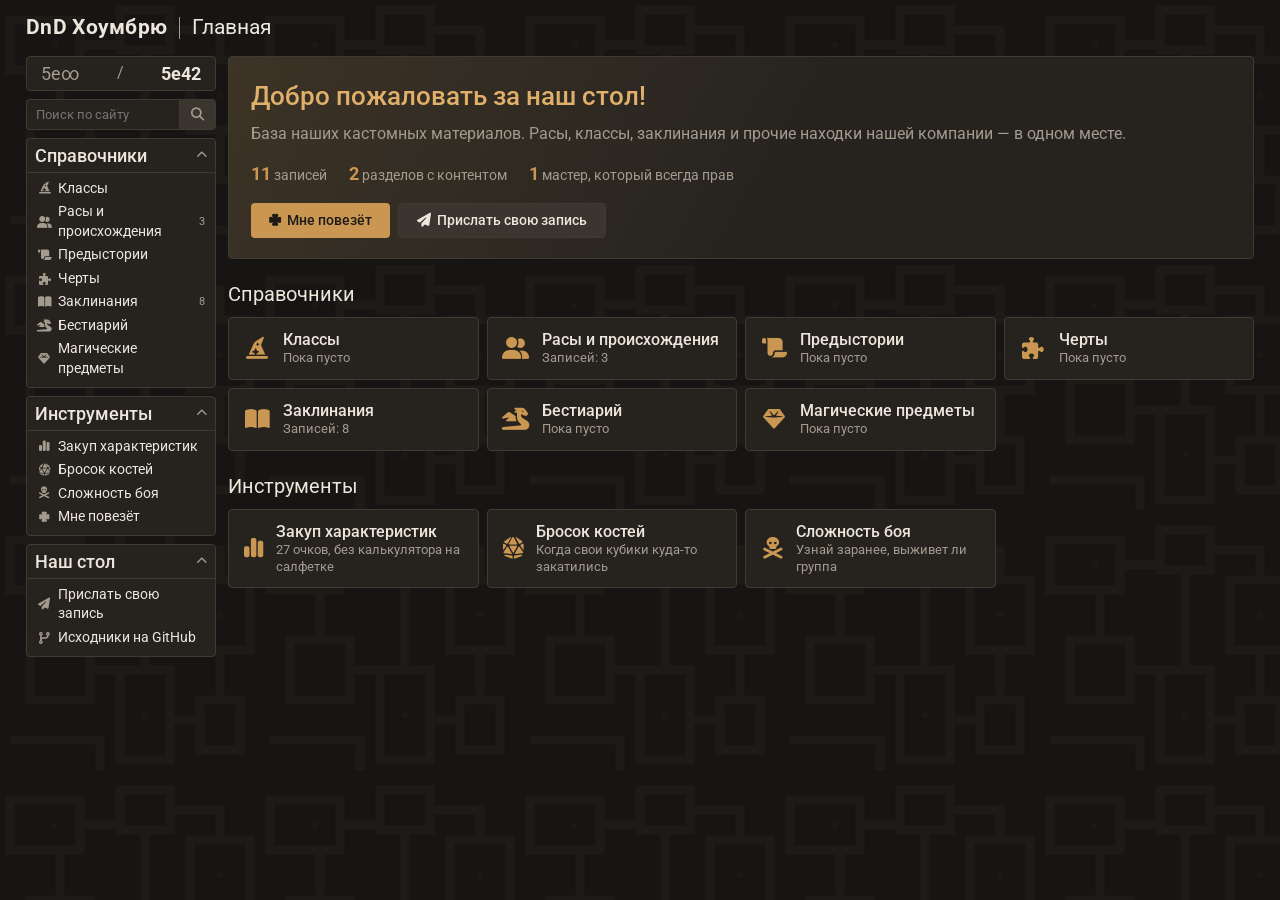
<file: index.html>
<!DOCTYPE html>
<html lang="ru">
<head>
    <meta charset="UTF-8">
    <meta name="viewport" content="width=device-width, initial-scale=1.0">
    <title>Главная</title>
    <link rel="icon" type="image/x-icon" href="favicon.ico">
    <link rel="stylesheet" href="style.css">
    <link href="https://fonts.googleapis.com/css2?family=Roboto:wght@400;500;700&display=swap" rel="stylesheet">
    <link rel="stylesheet" href="https://cdnjs.cloudflare.com/ajax/libs/font-awesome/6.4.0/css/all.min.css">
</head>
<body>
    <div class="page">
        <div class="main-container">
            <aside class="sidebar" id="sidebar"></aside>
            <main class="content-area" id="content">
                <div class="loading"><i class="fas fa-spinner fa-spin"></i><p>Загрузка...</p></div>
            </main>
        </div>
    </div>
    <script src="js/core.js"></script>
    <script>
        (async () => {
            if (DND.fileProtocolWarning()) return;
            const content = document.getElementById('content');
            const esc = DND.escapeHtml;
            try {
                const cfg = await DND.renderLayout({ pageTitle: 'Главная' });
                const indexes = await Promise.all(cfg.sections.map(s => DND.loadIndex(s.id)));
                const total = indexes.reduce((n, l) => n + l.length, 0);

                content.innerHTML = `
                    <div class="card welcome">
                        <h2>Добро пожаловать за наш стол!</h2>
                        <p>${esc(cfg.site.subtitle || '')}. Расы, классы, заклинания и прочие находки нашей компании — в одном месте.</p>
                        <div class="welcome-stats">
                            <span><b>${total}</b> записей</span>
                            <span><b>${cfg.sections.filter((s, i) => indexes[i].length).length}</b> разделов с контентом</span>
                            <span><b>1</b> мастер, который всегда прав</span>
                        </div>
                        <div class="welcome-actions">
                            <button class="btn btn-find" id="lucky"><i class="fas fa-clover"></i> Мне повезёт</button>
                            <a class="btn btn-reset" href="help.html"><i class="fas fa-paper-plane"></i> Прислать свою запись</a>
                        </div>
                    </div>

                    <h2 class="group-heading">Справочники</h2>
                    <div class="quick-links">
                        ${cfg.sections.map((s, i) => `
                            <a href="list.html?s=${s.id}" class="quick-link">
                                <i class="fas ${s.icon || 'fa-book'} quick-link-icon"></i>
                                <span class="quick-link-text">
                                    <b>${esc(s.title)}</b>
                                    <small>${indexes[i].length ? `Записей: ${indexes[i].length}` : 'Пока пусто'}</small>
                                </span>
                            </a>`).join('')}
                    </div>

                    <h2 class="group-heading">Инструменты</h2>
                    <div class="quick-links">
                        <a href="tools.html#pointbuy" class="quick-link"><i class="fas fa-chart-simple quick-link-icon"></i><span class="quick-link-text"><b>Закуп характеристик</b><small>27 очков, без калькулятора на салфетке</small></span></a>
                        <a href="tools.html#dice" class="quick-link"><i class="fas fa-dice-d20 quick-link-icon"></i><span class="quick-link-text"><b>Бросок костей</b><small>Когда свои кубики куда-то закатились</small></span></a>
                        <a href="tools.html#encounter" class="quick-link"><i class="fas fa-skull-crossbones quick-link-icon"></i><span class="quick-link-text"><b>Сложность боя</b><small>Узнай заранее, выживет ли группа</small></span></a>
                    </div>`;

                document.getElementById('lucky').addEventListener('click', DND.randomEntry);
            } catch (err) {
                console.error(err);
                DND.showError(content, err.message);
            }
        })();
    </script>
</body>
</html>
</file>
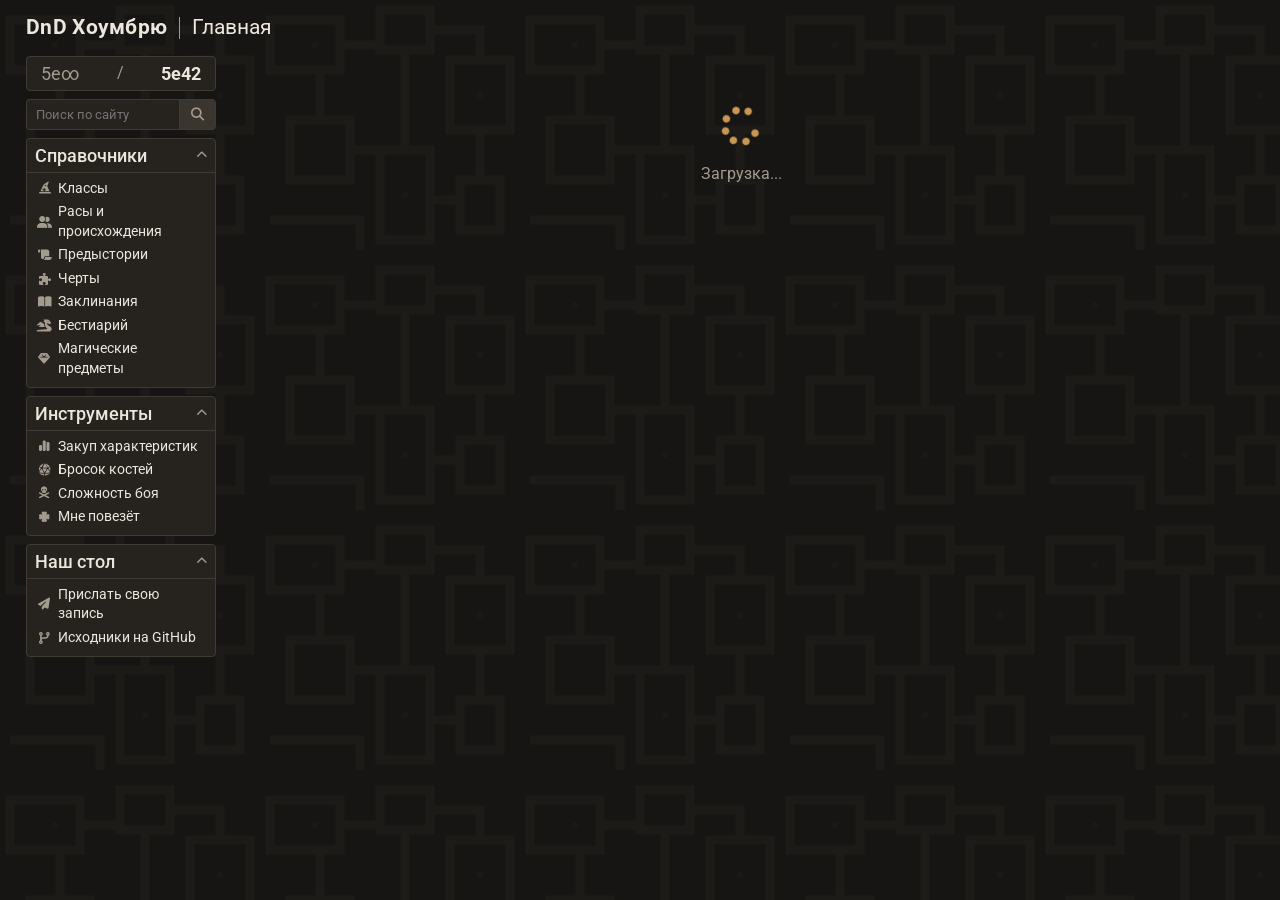
<file: list.html>
<!DOCTYPE html>
<html lang="ru">
<head>
    <meta charset="UTF-8">
    <meta name="viewport" content="width=device-width, initial-scale=1.0">
    <title>Каталог</title>
    <link rel="icon" type="image/x-icon" href="favicon.ico">
    <link rel="stylesheet" href="style.css">
    <link href="https://fonts.googleapis.com/css2?family=Roboto:wght@400;500;700&display=swap" rel="stylesheet">
    <link rel="stylesheet" href="https://cdnjs.cloudflare.com/ajax/libs/font-awesome/6.4.0/css/all.min.css">
</head>
<body>
    <div class="page">
        <div class="main-container">
            <aside class="sidebar" id="sidebar"></aside>
            <main class="content-area" id="content">
                <div class="loading"><i class="fas fa-spinner fa-spin"></i><p>Загрузка...</p></div>
            </main>
        </div>
    </div>
    <script src="js/core.js"></script>
    <script src="js/list.js"></script>
</body>
</html>
</file>
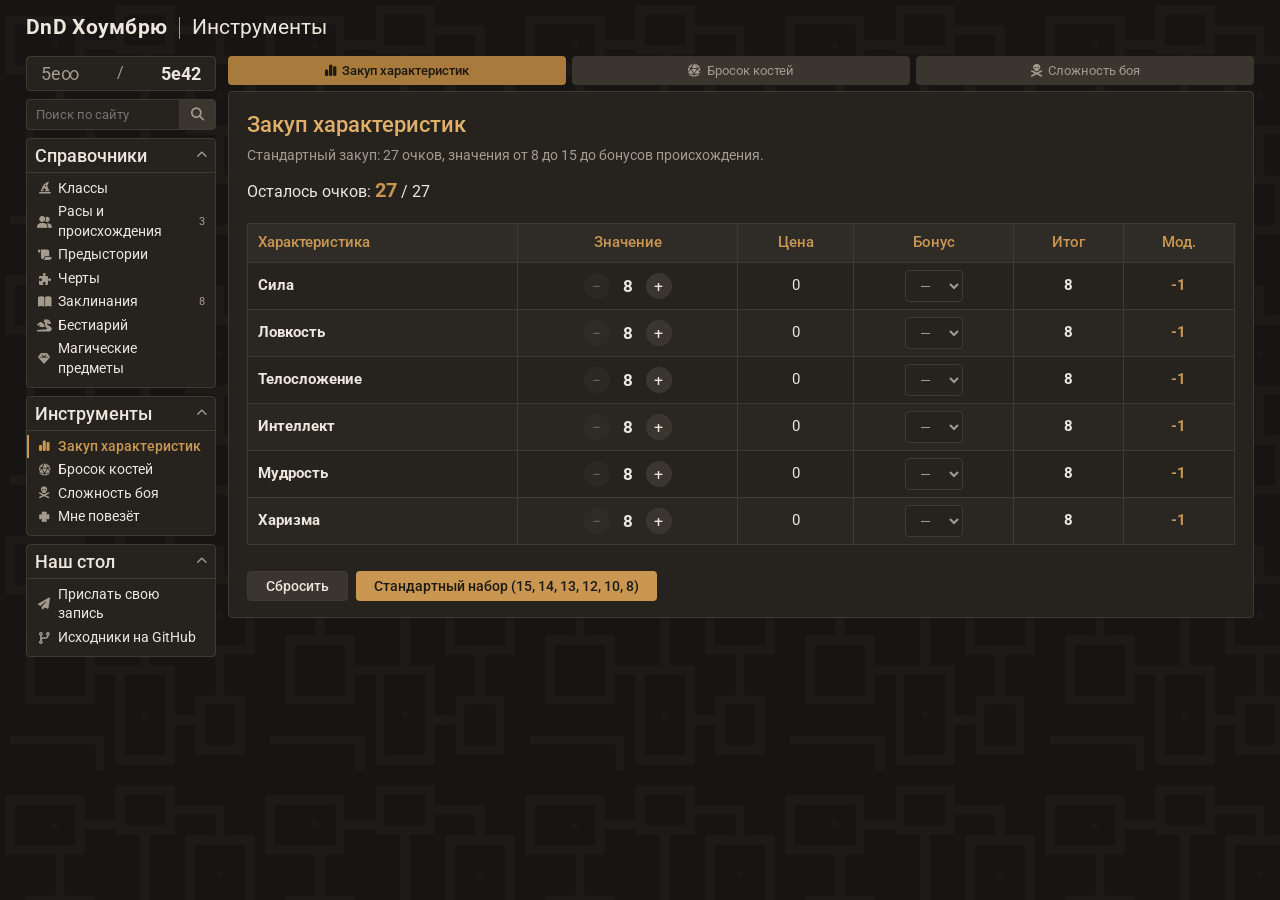
<file: tools.html>
<!DOCTYPE html>
<html lang="ru">
<head>
    <meta charset="UTF-8">
    <meta name="viewport" content="width=device-width, initial-scale=1.0">
    <title>Инструменты</title>
    <link rel="icon" type="image/x-icon" href="favicon.ico">
    <link rel="stylesheet" href="style.css">
    <link href="https://fonts.googleapis.com/css2?family=Roboto:wght@400;500;700&display=swap" rel="stylesheet">
    <link rel="stylesheet" href="https://cdnjs.cloudflare.com/ajax/libs/font-awesome/6.4.0/css/all.min.css">
</head>
<body>
    <div class="page">
        <div class="main-container">
            <aside class="sidebar" id="sidebar"></aside>
            <main class="content-area" id="content">

                <div class="tabs tool-tabs">
                    <a class="tab" href="#pointbuy" data-tool="pointbuy"><i class="fas fa-chart-simple"></i> Закуп характеристик</a>
                    <a class="tab" href="#dice" data-tool="dice"><i class="fas fa-dice-d20"></i> Бросок костей</a>
                    <a class="tab" href="#encounter" data-tool="encounter"><i class="fas fa-skull-crossbones"></i> Сложность боя</a>
                </div>

                <!-- ЗАКУП ХАРАКТЕРИСТИК -->
                <section class="card tool" id="tool-pointbuy" hidden>
                    <h2 class="tool-title">Закуп характеристик</h2>
                    <p class="tool-hint">Стандартный закуп: 27 очков, значения от 8 до 15 до бонусов происхождения.</p>
                    <div class="points-left">Осталось очков: <b id="pb-left">27</b> / 27</div>
                    <div class="table-wrap">
                        <table class="pb-table">
                            <thead><tr><th>Характеристика</th><th>Значение</th><th>Цена</th><th>Бонус</th><th>Итог</th><th>Мод.</th></tr></thead>
                            <tbody id="pb-body"></tbody>
                        </table>
                    </div>
                    <div class="tool-actions">
                        <button class="btn btn-reset" id="pb-reset">Сбросить</button>
                        <button class="btn btn-find" id="pb-standard">Стандартный набор (15, 14, 13, 12, 10, 8)</button>
                    </div>
                </section>

                <!-- БРОСОК КОСТЕЙ -->
                <section class="card tool" id="tool-dice" hidden>
                    <h2 class="tool-title">Бросок костей</h2>
                    <div class="dice-buttons" id="dice-buttons"></div>
                    <div class="toolbar">
                        <div class="search-input"><input type="text" id="dice-formula" placeholder="Например: 2к6+3, 4d6, к20-1" value="1к20"></div>
                        <select class="filter-select" id="dice-mode">
                            <option value="normal">Обычный бросок</option>
                            <option value="adv">С преимуществом</option>
                            <option value="dis">С помехой</option>
                        </select>
                        <button class="btn btn-find" id="dice-roll"><i class="fas fa-dice"></i> Бросить</button>
                    </div>
                    <div class="dice-result" id="dice-result"></div>
                    <h3 class="list-group-title">История</h3>
                    <ul class="dice-history" id="dice-history"><li class="tool-hint">Пока пусто — бросай!</li></ul>
                </section>

                <!-- СЛОЖНОСТЬ БОЯ -->
                <section class="card tool" id="tool-encounter" hidden>
                    <h2 class="tool-title">Сложность боя</h2>
                    <p class="tool-hint">Расчёт по опыту монстров и порогам группы (правила 5e 2014).</p>
                    <div class="enc-columns">
                        <div>
                            <h3 class="list-group-title">Группа</h3>
                            <div id="enc-party"></div>
                            <button class="btn btn-reset btn-small" id="enc-add-party"><i class="fas fa-plus"></i> Добавить игроков</button>
                        </div>
                        <div>
                            <h3 class="list-group-title">Монстры</h3>
                            <div id="enc-monsters"></div>
                            <button class="btn btn-reset btn-small" id="enc-add-monster"><i class="fas fa-plus"></i> Добавить монстров</button>
                        </div>
                    </div>
                    <div class="enc-result" id="enc-result"></div>
                </section>

            </main>
        </div>
    </div>
    <script src="js/core.js"></script>
    <script src="js/tools.js"></script>
</body>
</html>
</file>
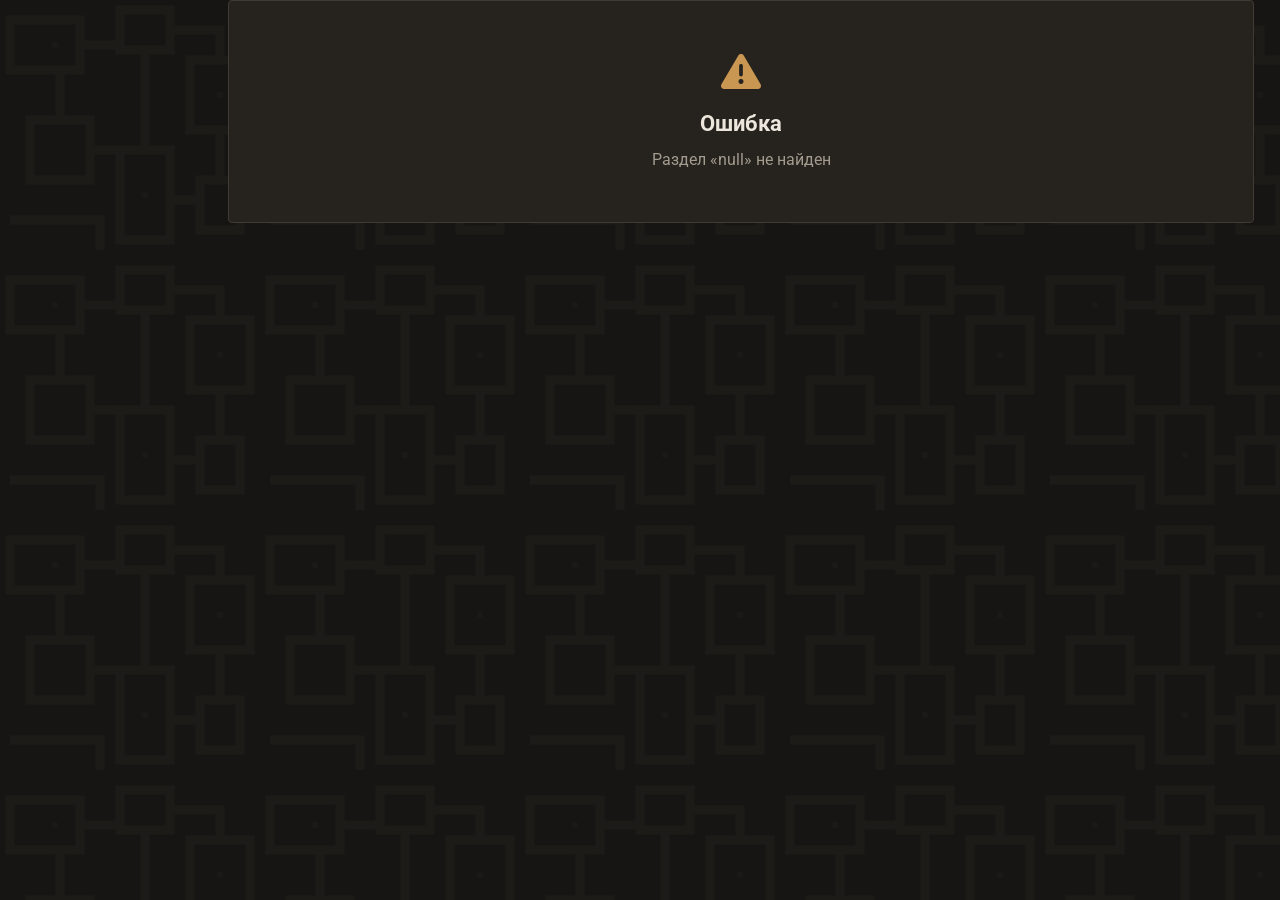
<file: view.html>
<!DOCTYPE html>
<html lang="ru">
<head>
    <meta charset="UTF-8">
    <meta name="viewport" content="width=device-width, initial-scale=1.0">
    <title>Запись</title>
    <link rel="icon" type="image/x-icon" href="favicon.ico">
    <link rel="stylesheet" href="style.css">
    <link href="https://fonts.googleapis.com/css2?family=Roboto:wght@400;500;700&display=swap" rel="stylesheet">
    <link rel="stylesheet" href="https://cdnjs.cloudflare.com/ajax/libs/font-awesome/6.4.0/css/all.min.css">
</head>
<body>
    <div class="page">
        <div class="main-container">
            <aside class="sidebar" id="sidebar"></aside>
            <main class="content-area" id="content">
                <div class="loading"><i class="fas fa-spinner fa-spin"></i><p>Загрузка...</p></div>
            </main>
        </div>
    </div>
    <script src="js/core.js"></script>
    <script src="js/view.js"></script>
</body>
</html>
</file>
<file: style.css>
/* =====================================================================
   Палитра (тёмно-оранжевая) и общие стили
   ===================================================================== */
:root {
    --bg: #161513;
    --panel: #26231f;
    --panel-2: #2f2b26;
    --panel-3: #3a352e;
    --line: #3f3a32;
    --line-soft: #34302a;
    --text: #ece6dc;
    --text-muted: #a39b8e;
    --gold: #c99752;
    --gold-light: #e0b06a;
    --gold-dark: #a87a3c;
    --green: #4caf50;
    --red: #d84343;
    --blue: #5b8fd6;
    --radius: 4px;
}

* {
    margin: 0;
    padding: 0;
    box-sizing: border-box;
    font-family: 'Roboto', sans-serif;
}

body {
    color: var(--text);
    line-height: 1.5;
    min-height: 100vh;
    background-color: var(--bg);
    /* Свой узор «карта подземелья» */
    background-image: url("data:image/svg+xml,%3Csvg xmlns='http://www.w3.org/2000/svg' width='260' height='260' viewBox='0 0 260 260'%3E%3Cg fill='none' stroke='%231d1b18' stroke-width='9'%3E%3Cpath d='M10 20h70v50H10zM120 10h50v40h-50zM190 60h60v70h-60zM30 120h60v60H30zM120 150h50v90h-50zM200 180h40v50h-40z'/%3E%3Cpath d='M80 45h40M145 50v100M170 30h50v30M60 70v50M90 150h30M170 200h30M220 130v50M10 220h90v30'/%3E%3C/g%3E%3Cg fill='%231b1916'%3E%3Ccircle cx='55' cy='45' r='3'/%3E%3Ccircle cx='220' cy='95' r='3'/%3E%3Ccircle cx='145' cy='195' r='3'/%3E%3C/g%3E%3C/svg%3E");
    background-attachment: fixed;
}

a { color: var(--gold); text-decoration: none; }
a:hover { color: var(--gold-light); }

code {
    background: rgba(0, 0, 0, 0.35);
    padding: 1px 6px;
    border-radius: 3px;
    font-size: 0.9em;
}

.card {
    background: var(--panel);
    border: 1px solid var(--line);
    border-radius: var(--radius);
}

/* =====================================================================
   Каркас: шапка + колонка меню + контент
   ===================================================================== */
.page {
    max-width: 1260px;
    margin: 0 auto;
    padding: 0 16px 40px;
}

.page-header {
    display: flex;
    align-items: center;
    gap: 12px;
    padding: 12px 0;
    min-height: 54px;
}

.brand {
    font-size: 21px;
    font-weight: 700;
    color: var(--text);
    letter-spacing: 0.3px;
    white-space: nowrap;
}

.brand:hover { color: var(--gold-light); }

.brand-sep {
    width: 1px;
    height: 22px;
    background: var(--text-muted);
}

.page-name {
    font-size: 21px;
    font-weight: 400;
    color: var(--text);
    white-space: nowrap;
    overflow: hidden;
    text-overflow: ellipsis;
}

.menu-toggle {
    display: none;
    background: var(--panel-2);
    border: 1px solid var(--line);
    color: var(--text);
    border-radius: var(--radius);
    width: 38px;
    height: 34px;
    cursor: pointer;
    font-size: 16px;
}

.main-container {
    display: flex;
    align-items: flex-start;
    gap: 12px;
}

.content-area {
    flex: 1;
    min-width: 0;
}

/* =====================================================================
   Боковое меню
   ===================================================================== */
.sidebar {
    width: 190px;
    flex-shrink: 0;
    display: flex;
    flex-direction: column;
    gap: 8px;
    position: sticky;
    top: 8px;
    max-height: calc(100vh - 16px);
    overflow-y: auto;
    scrollbar-width: thin;
}

.edition-switch {
    display: flex;
    align-items: center;
    justify-content: space-between;
    background: var(--panel);
    border: 1px solid var(--line);
    border-radius: var(--radius);
    padding: 4px 10px;
    color: var(--text-muted);
}

.edition {
    background: none;
    border: none;
    color: var(--text-muted);
    font-size: 18px;
    cursor: pointer;
    padding: 2px 4px;
}

.edition:hover { color: var(--text); }
.edition.active { color: var(--text); font-weight: 700; cursor: default; }

.site-search { display: flex; }

.site-search input {
    flex: 1;
    min-width: 0;
    padding: 7px 9px;
    background: var(--panel);
    border: 1px solid var(--line);
    border-right: none;
    border-radius: var(--radius) 0 0 var(--radius);
    color: var(--text);
    font-size: 13px;
}

.site-search input:focus { outline: none; border-color: var(--gold-dark); }

.site-search button {
    padding: 0 11px;
    background: var(--panel-3);
    border: 1px solid var(--line);
    border-radius: 0 var(--radius) var(--radius) 0;
    color: var(--text-muted);
    cursor: pointer;
}

.site-search button:hover { color: var(--gold); }

.menu-block {
    background: var(--panel);
    border: 1px solid var(--line);
    border-radius: var(--radius);
}

.menu-block-title {
    width: 100%;
    display: flex;
    align-items: center;
    justify-content: space-between;
    background: none;
    border: none;
    border-bottom: 1px solid var(--line);
    padding: 6px 8px;
    color: var(--text);
    font-size: 18px;
    font-weight: 500;
    cursor: pointer;
    text-align: left;
}

.menu-block-title i {
    font-size: 11px;
    color: var(--text-muted);
    transition: transform 0.2s;
}

.menu-block-title:hover { color: var(--gold-light); }
.menu-block.collapsed .menu-block-title { border-bottom-color: transparent; }
.menu-block.collapsed .menu-block-title i { transform: rotate(180deg); }
.menu-block.collapsed .menu-list { display: none; }

.menu-list {
    list-style: none;
    padding: 4px 0 6px;
}

.menu-item a {
    display: flex;
    align-items: center;
    gap: 6px;
    padding: 2px 10px;
    color: var(--text);
    font-size: 13.5px;
    line-height: 1.45;
}

.menu-item a i { color: var(--text-muted); font-size: 12px; }
.menu-item a:hover, .menu-item a:hover i { color: var(--gold-light); }

.menu-item.active a {
    color: var(--gold);
    font-weight: 500;
    box-shadow: inset 2px 0 0 var(--gold);
}

.menu-item.active a i { color: var(--gold); }

.menu-count {
    margin-left: auto;
    font-size: 10.5px;
    color: var(--text-muted);
}

.menu-count:empty { display: none; }

/* =====================================================================
   Кнопки, поля, вкладки, фильтры
   ===================================================================== */
.btn {
    display: inline-flex;
    align-items: center;
    justify-content: center;
    gap: 6px;
    padding: 6px 18px;
    border: none;
    border-radius: var(--radius);
    font-size: 14px;
    font-weight: 500;
    cursor: pointer;
    white-space: nowrap;
    transition: background 0.2s, filter 0.2s;
}

.btn-find { background: var(--gold); color: #1d1a16; }
.btn-find:hover { background: var(--gold-light); color: #1d1a16; }
.btn-find:disabled { background: #4a453e; color: #8a8378; cursor: not-allowed; }
.btn-reset { background: var(--panel-3); color: var(--text); border: 1px solid var(--line); }
.btn-reset:hover { background: #48423a; color: var(--text); }
.btn-small { padding: 4px 12px; font-size: 13px; }

.tabs {
    display: flex;
    gap: 6px;
    margin-bottom: 6px;
}

.tab {
    flex: 1;
    padding: 3px 10px;
    border: none;
    border-radius: var(--radius);
    background: var(--panel-3);
    color: var(--text-muted);
    font-size: 13px;
    text-align: center;
    cursor: pointer;
}

.tab:hover { background: #46403a; color: var(--text); }
.tab.active { background: var(--gold-dark); color: #1d1a16; font-weight: 500; }
.tab-count { opacity: 0.7; font-size: 11px; }

.toolbar {
    display: flex;
    flex-wrap: wrap;
    gap: 6px;
    margin-bottom: 6px;
}

.search-input {
    position: relative;
    flex: 1 1 220px;
    display: flex;
}

.search-input input, .filter-select, #dice-formula {
    width: 100%;
    padding: 6px 10px;
    background: var(--panel);
    border: 1px solid var(--line);
    border-radius: var(--radius);
    color: var(--text);
    font-size: 13.5px;
}

.search-input i {
    position: absolute;
    right: 10px;
    top: 50%;
    transform: translateY(-50%);
    color: var(--text-muted);
    font-size: 12px;
    pointer-events: none;
}

.filter-select {
    flex: 1 1 140px;
    width: auto;
    max-width: 200px;
    cursor: pointer;
    color: var(--text-muted);
}

.filter-select.has-value { color: var(--gold-light); border-color: var(--gold-dark); }
.filter-select option { background: var(--panel); color: var(--text); }

.search-input input:focus, .filter-select:focus, #dice-formula:focus {
    outline: none;
    border-color: var(--gold);
}

.chips {
    display: flex;
    flex-wrap: wrap;
    gap: 4px;
    margin-bottom: 8px;
}

.chip {
    padding: 2px 8px;
    background: var(--panel-2);
    border: 1px solid var(--line);
    border-radius: 3px;
    color: var(--text);
    font-size: 12px;
    cursor: pointer;
}

.chip:hover { background: var(--panel-3); }
.chip.active { background: var(--gold-dark); border-color: var(--gold-dark); color: #1d1a16; }
#template-buttons .chip { padding: 5px 12px; font-size: 14px; }
#template-buttons .chip i { color: var(--gold); margin-right: 3px; }
#template-buttons .chip.active i { color: inherit; }

.notice {
    display: flex;
    align-items: center;
    justify-content: space-between;
    gap: 12px;
    background: var(--panel-2);
    border: 1px solid var(--line);
    border-radius: var(--radius);
    padding: 6px 10px;
    margin-bottom: 6px;
    font-size: 13.5px;
}

.notice-close {
    background: none;
    border: none;
    color: var(--text-muted);
    font-size: 20px;
    line-height: 1;
    cursor: pointer;
}

.notice-close:hover { color: var(--text); }

.group-heading {
    font-size: 20px;
    font-weight: 400;
    margin: 20px 0 8px;
}

.group-heading i { color: var(--gold); font-size: 16px; margin-right: 4px; }

.loading, .empty-state {
    text-align: center;
    padding: 50px 20px;
    color: var(--text-muted);
}

.loading i, .empty-state i {
    font-size: 40px;
    margin-bottom: 16px;
    color: var(--gold);
}

.empty-state h3 {
    font-size: 22px;
    margin-bottom: 8px;
    color: var(--text);
}

/* =====================================================================
   Списки (заклинания, предыстории, черты, бестиарий, предметы)
   ===================================================================== */
.list-panel {
    padding: 6px 6px 10px;
    background: linear-gradient(135deg, rgba(201, 151, 82, 0.07), transparent 280px), var(--panel);
}

.legend {
    text-align: right;
    font-size: 12.5px;
    color: var(--text-muted);
    padding: 2px 4px 6px;
    line-height: 1.9;
}

.legend i { width: 14px; text-align: center; }
.legend-gap { display: inline-block; width: 16px; }

.list-group { margin-top: 4px; }

.list-group-title {
    background: var(--panel-2);
    color: var(--text-muted);
    font-size: 15px;
    font-weight: 500;
    text-transform: uppercase;
    letter-spacing: 0.4px;
    padding: 3px 8px;
    margin-bottom: 4px;
    border-radius: 2px;
}

.list-columns {
    display: grid;
    grid-template-columns: repeat(4, minmax(0, 1fr));
    column-gap: 16px;
    padding: 0 4px;
}

.list-row {
    display: flex;
    align-items: center;
    gap: 5px;
    min-width: 0;
    padding: 1px 2px;
    border-bottom: 1px solid var(--line-soft);
    color: var(--text);
    font-size: 13.5px;
    line-height: 1.55;
}

.list-row:hover { background: rgba(201, 151, 82, 0.1); color: var(--gold-light); }

.row-prefix, .row-right {
    font-family: Consolas, 'Courier New', monospace;
    font-size: 12px;
    color: var(--text-muted);
    white-space: nowrap;
}

.row-icon { width: 14px; text-align: center; font-size: 11px; color: var(--text-muted); flex-shrink: 0; }

.row-name {
    flex: 1;
    min-width: 0;
    white-space: nowrap;
    overflow: hidden;
    text-overflow: ellipsis;
}

.row-right { margin-left: auto; letter-spacing: 1px; }

.row-bar {
    width: 3px;
    height: 14px;
    border-radius: 1px;
    flex-shrink: 0;
}

.row-bar-legend { display: inline-block; vertical-align: middle; }

.marker {
    display: inline-flex;
    align-items: center;
    justify-content: center;
    min-width: 13px;
    height: 13px;
    padding: 0 2px;
    border-radius: 2px;
    color: #111;
    font-size: 9.5px;
    font-weight: 700;
    flex-shrink: 0;
    vertical-align: middle;
}

/* =====================================================================
   Плитки с картинками (расы, классы)
   ===================================================================== */
.race-grid {
    display: grid;
    grid-template-columns: repeat(auto-fill, minmax(230px, 1fr));
    gap: 12px;
}

.race-card {
    background: var(--panel);
    border-radius: var(--radius);
    overflow: hidden;
    border: 1px solid var(--line);
    transition: transform 0.25s, box-shadow 0.25s, border-color 0.25s;
    display: flex;
    flex-direction: column;
    color: inherit;
}

.race-card:hover {
    transform: translateY(-4px);
    box-shadow: 0 10px 20px rgba(0, 0, 0, 0.35);
    border-color: var(--gold);
    color: inherit;
}

.card-image {
    height: 150px;
    background-size: cover;
    background-position: center;
    position: relative;
}

.card-image-placeholder {
    display: flex;
    align-items: center;
    justify-content: center;
    background: linear-gradient(135deg, #3f3a33, #26231f);
}

.card-image-placeholder span {
    font-size: 64px;
    font-weight: 700;
    color: rgba(201, 151, 82, 0.5);
}

.card-source {
    position: absolute;
    top: 8px;
    right: 8px;
    background: rgba(0, 0, 0, 0.7);
    color: white;
    padding: 2px 7px;
    border-radius: 3px;
    font-size: 11px;
    font-weight: bold;
}

.card-content {
    padding: 12px 14px;
    flex: 1;
    display: flex;
    flex-direction: column;
}

.race-name-ru { font-size: 18px; font-weight: 700; line-height: 1.25; }

.race-name-en {
    font-size: 13px;
    color: var(--text-muted);
    margin-bottom: 8px;
    font-style: italic;
}

.race-description {
    font-size: 13.5px;
    color: var(--text-muted);
    margin-bottom: 12px;
    flex: 1;
}

.race-traits {
    margin-top: auto;
    padding-top: 8px;
    border-top: 1px solid var(--line);
}

.trait-tag {
    display: inline-block;
    background: rgba(201, 151, 82, 0.15);
    color: var(--gold);
    padding: 1px 7px;
    margin: 2px 1px;
    border-radius: 10px;
    font-size: 11px;
    border: 1px solid rgba(201, 151, 82, 0.3);
}

/* =====================================================================
   Страница записи
   ===================================================================== */
.entry { overflow: hidden; }

.entry-header {
    display: flex;
    align-items: flex-start;
    justify-content: space-between;
    gap: 12px;
    padding: 12px 16px 8px;
    border-bottom: 1px solid var(--line);
    background: linear-gradient(90deg, rgba(201, 151, 82, 0.12), transparent 60%);
}

.entry-title { font-size: 26px; font-weight: 500; line-height: 1.25; }
.entry-title-en { color: var(--text-muted); font-weight: 400; font-size: 20px; }

.entry-source {
    flex-shrink: 0;
    margin-top: 4px;
    padding: 2px 9px;
    border-radius: 3px;
    background: var(--panel-3);
    color: var(--gold-light);
    font-size: 13px;
    font-weight: 500;
    cursor: help;
}

.entry-sub {
    padding: 6px 16px;
    font-style: italic;
    color: var(--text-muted);
    border-left: 3px solid var(--gold-dark);
    background: var(--panel-2);
}

.entry-sub::first-letter { text-transform: uppercase; }

.entry-body {
    padding: 14px 16px 6px;
}

.entry-body::after { content: ''; display: block; clear: both; }

/* Галерея в самом низу страницы записи */
.entry-gallery { margin: 18px 0 8px; }

.gallery-grid {
    display: flex;
    flex-wrap: wrap;
    gap: 10px;
}

.gallery-item {
    display: flex;
    flex-direction: column;
    max-width: 100%;
    color: var(--text-muted);
    font-size: 13px;
    text-align: center;
}

.gallery-item img {
    display: block;
    max-width: 100%;
    max-height: 520px;
    border-radius: var(--radius);
    border: 1px solid var(--line);
    transition: border-color 0.2s;
}

.gallery-item:hover img { border-color: var(--gold); }
.gallery-item span { margin-top: 4px; }

.entry-props {
    list-style: none;
    margin-bottom: 14px;
}

.entry-props li { margin-bottom: 3px; }
.entry-props strong { color: var(--gold); font-weight: 500; }

.entry-source-line {
    clear: both;
    color: var(--text-muted);
    font-size: 14px;
    border-top: 1px dashed var(--line);
    padding-top: 8px;
}

.entry-nav {
    display: flex;
    justify-content: space-between;
    align-items: center;
    gap: 10px;
    padding: 8px 16px;
    border-top: 1px solid var(--line);
    background: var(--panel-2);
    font-size: 14px;
}

.entry-nav:empty { display: none; }
.entry-nav > * { flex: 1; }
.nav-list { text-align: center; color: var(--text-muted); }
.nav-next { text-align: right; }

.detail-content { font-size: 15.5px; line-height: 1.7; }
.detail-content section { margin-bottom: 22px; }

.detail-content h4 {
    font-size: 19px;
    font-weight: 500;
    color: var(--gold-light);
    margin: 16px 0 8px;
    padding-bottom: 3px;
    border-bottom: 1px solid var(--line);
}

.detail-content p { margin-bottom: 12px; }
.detail-content ul, .detail-content ol { margin: 0 0 12px 22px; }
.detail-content li { margin-bottom: 6px; line-height: 1.6; }
.detail-content li strong { color: var(--gold); }
.detail-content ul.entry-props { margin-left: 0; }

.detail-content blockquote {
    text-align: right;
    font-style: italic;
    border-right: 3px solid var(--gold);
    padding-right: 14px;
    margin: 4px 0 16px;
    color: var(--text-muted);
    overflow-wrap: anywhere;
}

.detail-content blockquote br { display: block; margin: 8px 0; }

.detail-content a.entry-link {
    border-bottom: 1px dashed var(--gold);
}

.feature-block {
    background: rgba(0, 0, 0, 0.2);
    padding: 10px 14px;
    border-radius: var(--radius);
    margin-bottom: 10px;
    border-left: 3px solid var(--gold);
}

.feature-block p:last-child { margin-bottom: 0; }

.feature-title {
    color: var(--gold);
    font-weight: 700;
    margin-bottom: 4px;
    font-size: 16.5px;
}

.table-wrap { overflow-x: auto; }
.table-title { color: var(--gold); font-size: 16px; margin-top: 12px; }

table {
    width: 100%;
    border-collapse: collapse;
    margin: 10px 0 14px;
    font-size: 14.5px;
}

table th {
    background: var(--panel-2);
    color: var(--gold);
    padding: 8px 10px;
    text-align: left;
    border: 1px solid var(--line);
    font-weight: 500;
}

table td {
    padding: 7px 10px;
    border: 1px solid var(--line);
}

table tbody tr:nth-child(even) { background: rgba(255, 255, 255, 0.02); }

/* Аккордеон на <details> — подрасы, подклассы. Работает без JS. */
.accordion {
    margin: 10px 0;
    border: 1px solid var(--line);
    border-radius: var(--radius);
    overflow: hidden;
    background: rgba(0, 0, 0, 0.12);
}

.accordion-header {
    list-style: none;
    background: var(--panel-2);
    padding: 8px 14px;
    cursor: pointer;
    display: flex;
    justify-content: space-between;
    align-items: center;
    font-weight: 500;
    font-size: 15px;
    letter-spacing: 0.6px;
    text-transform: uppercase;
    color: var(--gold);
}

.accordion-header::-webkit-details-marker { display: none; }
.accordion-header:hover { background: var(--panel-3); }
.accordion[open] > .accordion-header { border-bottom: 1px solid var(--line); }
.accordion-title { flex: 1; }
.accordion-icon { font-size: 18px; color: var(--text-muted); min-width: 20px; text-align: center; }
.accordion-icon::after { content: '+'; }
.accordion[open] > .accordion-header .accordion-icon { color: var(--gold); }
.accordion[open] > .accordion-header .accordion-icon::after { content: '−'; }
.accordion-body { padding: 14px; }
.accordion-body > :last-child { margin-bottom: 0; }

/* =====================================================================
   Главная
   ===================================================================== */
.welcome { padding: 20px 22px; background: linear-gradient(120deg, rgba(201, 151, 82, 0.14), transparent 55%), var(--panel); }
.welcome h2 { font-size: 26px; font-weight: 500; color: var(--gold-light); margin-bottom: 6px; }
.welcome p { color: var(--text-muted); margin-bottom: 14px; }

.welcome-stats {
    display: flex;
    flex-wrap: wrap;
    gap: 8px 22px;
    margin-bottom: 16px;
    color: var(--text-muted);
    font-size: 14px;
}

.welcome-stats b { color: var(--gold); font-size: 18px; }
.welcome-actions { display: flex; flex-wrap: wrap; gap: 8px; }

.quick-links {
    display: grid;
    grid-template-columns: repeat(auto-fill, minmax(230px, 1fr));
    gap: 8px;
}

.quick-link {
    display: flex;
    align-items: center;
    gap: 12px;
    padding: 12px 14px;
    border-radius: var(--radius);
    color: var(--text);
    background: var(--panel);
    border: 1px solid var(--line);
    transition: border-color 0.2s, transform 0.2s;
}

.quick-link:hover { border-color: var(--gold); transform: translateY(-2px); color: var(--text); }
.quick-link-icon { font-size: 22px; color: var(--gold); width: 28px; text-align: center; }
.quick-link-text { display: flex; flex-direction: column; line-height: 1.3; }
.quick-link-text b { font-weight: 500; }
.quick-link-text small { color: var(--text-muted); font-size: 12.5px; }

/* =====================================================================
   Инструменты
   ===================================================================== */
.tool { padding: 16px 18px; }
.tool-title { font-size: 22px; font-weight: 500; color: var(--gold-light); margin-bottom: 4px; }
.tool-hint { color: var(--text-muted); font-size: 13.5px; margin-bottom: 10px; list-style: none; }
.tool-actions { display: flex; flex-wrap: wrap; gap: 8px; margin-top: 12px; }
.tool-tabs .tab { display: flex; align-items: center; justify-content: center; gap: 6px; padding: 5px 10px; }

.points-left { font-size: 16px; margin-bottom: 8px; }
.points-left b { color: var(--gold); font-size: 20px; }
.points-left b.over { color: var(--red); }

.pb-table td, .pb-table th { text-align: center; vertical-align: middle; }
.pb-table td:first-child, .pb-table th:first-child { text-align: left; }
.pb-score { white-space: nowrap; }
.pb-score span { display: inline-block; min-width: 28px; font-size: 17px; font-weight: 700; }
.pb-mod { color: var(--gold); font-weight: 700; }
.pb-table .filter-select { max-width: 80px; }

.pb-btn {
    width: 26px;
    height: 26px;
    border-radius: 50%;
    border: 1px solid var(--line);
    background: var(--panel-3);
    color: var(--text);
    font-size: 16px;
    cursor: pointer;
}

.pb-btn:hover:not(:disabled) { border-color: var(--gold); color: var(--gold); }
.pb-btn:disabled { opacity: 0.3; cursor: not-allowed; }

.dice-buttons { display: flex; flex-wrap: wrap; gap: 8px; margin: 6px 0 12px; }

.die {
    display: flex;
    flex-direction: column;
    align-items: center;
    gap: 2px;
    width: 64px;
    padding: 8px 0;
    background: var(--panel-2);
    border: 1px solid var(--line);
    border-radius: var(--radius);
    color: var(--text);
    cursor: pointer;
    font-size: 13px;
}

.die i { font-size: 22px; color: var(--gold); }
.die:hover { border-color: var(--gold); }

#dice-formula { flex: 1; }
.dice-result { margin: 10px 0 16px; min-height: 20px; }
.dice-total { font-size: 48px; font-weight: 700; color: var(--gold-light); line-height: 1.1; }
.dice-detail { color: var(--text-muted); }
.dice-detail .crit { color: var(--green); }
.dice-detail .fail { color: var(--red); }
.dice-history { list-style: none; font-size: 14px; }
.dice-history li { padding: 2px 6px; border-bottom: 1px solid var(--line-soft); }
.dice-history b { color: var(--gold); }

.enc-columns { display: grid; grid-template-columns: 1fr 1fr; gap: 18px; margin-bottom: 14px; }
.enc-row { display: flex; align-items: center; gap: 6px; margin-bottom: 6px; font-size: 14px; color: var(--text-muted); }
.enc-row .filter-select { flex: 0 1 auto; max-width: 180px; color: var(--text); }
.enc-del { background: none; border: none; color: var(--text-muted); font-size: 20px; cursor: pointer; }
.enc-del:hover { color: var(--red); }

.enc-verdict { font-size: 28px; font-weight: 700; margin-bottom: 6px; }
.enc-trivial { color: var(--text-muted); }
.enc-easy { color: var(--green); }
.enc-medium { color: #d6c24a; }
.enc-hard { color: #e08a3c; }
.enc-deadly { color: var(--red); }

.enc-scale { display: grid; grid-template-columns: repeat(4, 1fr); gap: 4px; margin-top: 8px; }
.enc-scale div { background: var(--panel-2); border-radius: 3px; padding: 6px; text-align: center; font-size: 13px; color: var(--text-muted); }
.enc-scale div.reached { background: var(--gold-dark); color: #1d1a16; }
.enc-scale span { display: block; }

/* =====================================================================
   «Прислать свою запись»
   ===================================================================== */
.help-page { max-width: 980px; }
.help-heading { font-size: 22px; font-weight: 500; color: var(--gold-light); margin-bottom: 6px; }
.help-lead { font-size: 16px; margin-bottom: 14px; color: var(--text-muted); }

.help-step {
    background: var(--panel);
    border: 1px solid var(--line);
    border-radius: var(--radius);
    padding: 16px 18px;
    margin-bottom: 10px;
}

.help-step h2 {
    font-size: 19px;
    font-weight: 500;
    margin-bottom: 10px;
    display: flex;
    align-items: center;
    gap: 10px;
}

.help-step p { margin-bottom: 8px; }

.step-num {
    display: inline-flex;
    align-items: center;
    justify-content: center;
    flex-shrink: 0;
    width: 28px;
    height: 28px;
    border-radius: 50%;
    background: var(--gold);
    color: #1d1a16;
    font-weight: 700;
    font-size: 15px;
}

.help-note { color: var(--text-muted); font-size: 13.5px; }

.help-step pre {
    background: rgba(0, 0, 0, 0.35);
    padding: 7px 11px;
    border-radius: 3px;
    margin: 6px 0;
    font-family: Consolas, monospace;
    font-size: 13.5px;
    white-space: pre-wrap;
}

.help-example { display: grid; grid-template-columns: 1fr 1fr; gap: 10px; margin: 10px 0; }
.example-good, .example-bad { padding: 8px 12px; border-radius: var(--radius); }
.example-good { border: 1px solid var(--green); background: rgba(76, 175, 80, 0.08); }
.example-bad { border: 1px solid var(--red); background: rgba(216, 67, 67, 0.08); }
.example-title { font-weight: 700; }
.example-good .example-title { color: var(--green); }
.example-bad .example-title { color: #ef6a6a; }
.help-rules { margin-left: 20px; }
.help-rules li { margin-bottom: 8px; }
.editor-wrap { margin-top: 12px; }

#editor {
    width: 100%;
    min-height: 420px;
    resize: vertical;
    padding: 12px;
    background: #12110f;
    color: #e6e1d8;
    border: 1px solid var(--line);
    border-radius: var(--radius);
    font-family: Consolas, 'Courier New', monospace;
    font-size: 13.5px;
    line-height: 1.5;
    tab-size: 2;
}

#editor:focus { outline: none; border-color: var(--gold); }
#check-result { margin-top: 12px; }
.check-ok, .check-error { padding: 12px 14px; border-radius: var(--radius); }
.check-ok { background: rgba(76, 175, 80, 0.13); border: 1px solid var(--green); }
.check-error { background: rgba(216, 67, 67, 0.13); border: 1px solid var(--red); }
.check-error ul { margin: 6px 0 0 20px; }
.check-error .error-line { border-left: 3px solid var(--red); }

/* =====================================================================
   Всплывающее сообщение и «откройте через сервер»
   ===================================================================== */
.toast {
    position: fixed;
    left: 50%;
    bottom: 24px;
    transform: translateX(-50%);
    z-index: 100;
    max-width: calc(100% - 32px);
    background: var(--panel-3);
    border: 1px solid var(--gold-dark);
    color: var(--text);
    padding: 10px 16px;
    border-radius: var(--radius);
    box-shadow: 0 8px 24px rgba(0, 0, 0, 0.5);
    transition: opacity 0.4s;
}

.toast-hide { opacity: 0; }

.site-notice {
    max-width: 640px;
    margin: 60px auto;
    padding: 28px;
    border-radius: var(--radius);
    background: var(--panel);
    border: 1px solid var(--gold);
}

.site-notice h2 { color: var(--gold); margin-bottom: 14px; }
.site-notice p { margin-bottom: 10px; }

/* =====================================================================
   Адаптивность
   ===================================================================== */
@media (max-width: 1100px) {
    .list-columns { grid-template-columns: repeat(3, minmax(0, 1fr)); }
}

@media (max-width: 860px) {
    .menu-toggle { display: inline-block; }
    .main-container { display: block; }

    .sidebar {
        display: none;
        position: static;
        width: 100%;
        max-height: none;
        margin-bottom: 10px;
    }

    body.menu-open .sidebar { display: flex; }
    .list-columns { grid-template-columns: repeat(2, minmax(0, 1fr)); }
    .enc-columns { grid-template-columns: 1fr; }
    .filter-select { max-width: none; }
}

@media (max-width: 600px) {
    .page { padding: 0 10px 30px; }
    .brand, .page-name { font-size: 18px; }
    .list-columns { grid-template-columns: minmax(0, 1fr); }
    .entry-title { font-size: 22px; }
    .entry-nav { flex-wrap: wrap; }
    .help-example { grid-template-columns: 1fr; }
    .enc-scale { grid-template-columns: repeat(2, 1fr); }
}
</file>
